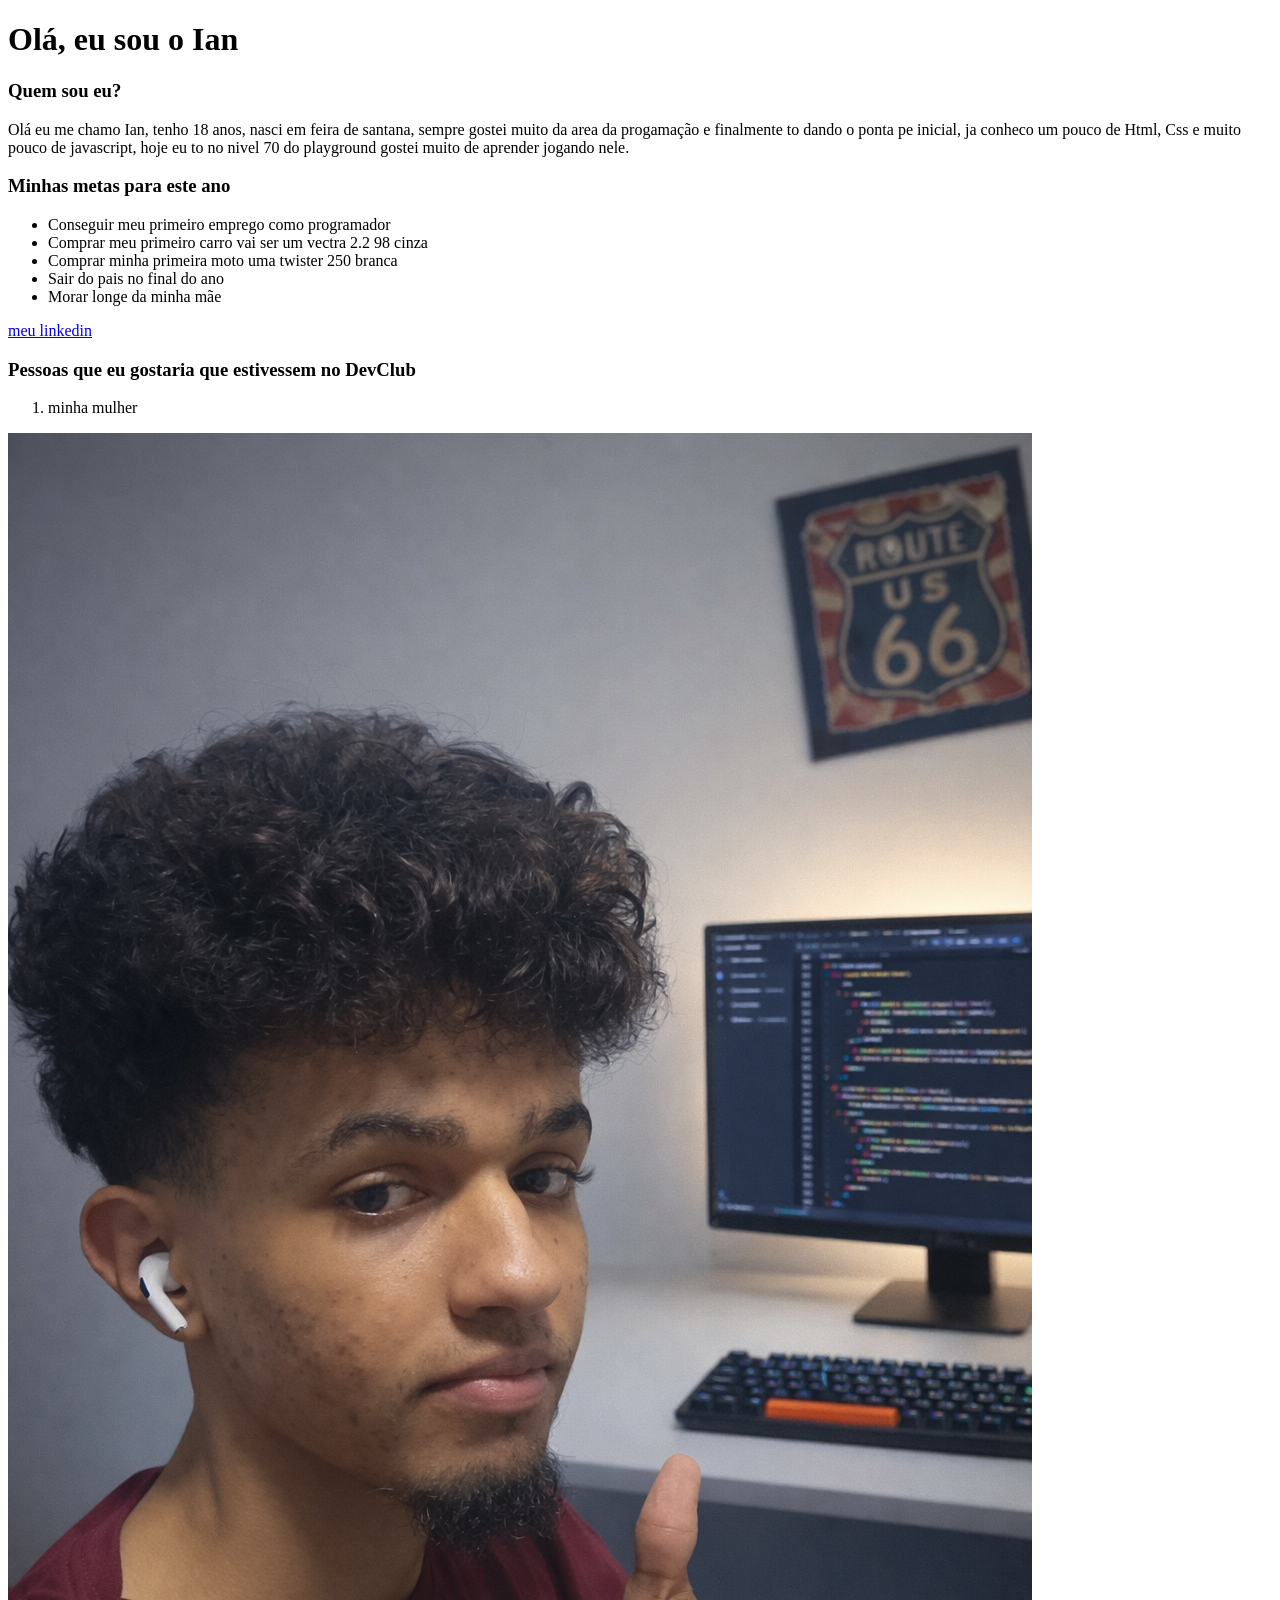
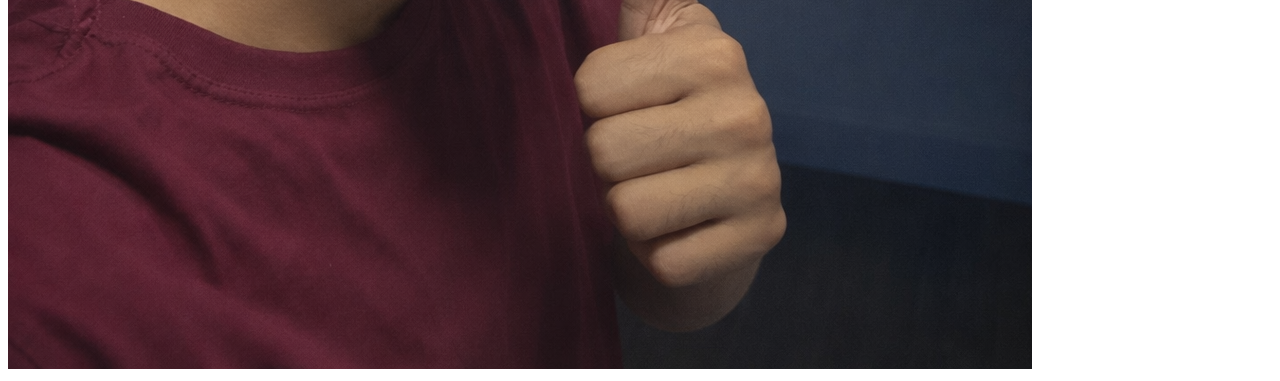
<file: Projetos de Aula/Desafio Html/index.html>
<!DOCTYPE html>
<html lang="pt-BR">
<head>
    <meta charset="UTF-8">
    <meta name="viewport" content="width=device-width, initial-scale=1.0">
    <title>Quem sou eu</title>
</head>
<body>
    <h1>Olá, eu sou o Ian</h1>
    <h3>Quem sou eu?</h3>
    <p>Olá eu me chamo Ian, tenho 18 anos, nasci em feira de santana, sempre gostei muito da area da progamação e finalmente to dando o ponta pe inicial, ja conheco um pouco de Html, Css e muito pouco de javascript, hoje eu to no nivel 70 do playground gostei muito de aprender jogando nele.</p>
    <h3>Minhas metas para este ano</h3>
    <ul>
        <li>Conseguir meu primeiro emprego como programador</li>
        <li>Comprar meu primeiro carro vai ser um vectra 2.2 98 cinza</li>
        <li>Comprar minha primeira moto uma twister 250 branca</li>
        <li>Sair do pais no final do ano</li>
        <li>Morar longe da minha mãe</li>
    </ul>
    <a href="https://www.linkedin.com/in/ian-oliveira-a64a043a6/" target="_blank"> meu linkedin</a>
    <h3>Pessoas que eu gostaria que estivessem no DevClub</h3>
    <ol>
        <li>minha mulher</li>
    </ol>
    <img src="./Ian.png" alt="Foto Ian Gabriel Oliveira Lima Santos">
</body>
</html>
</file>
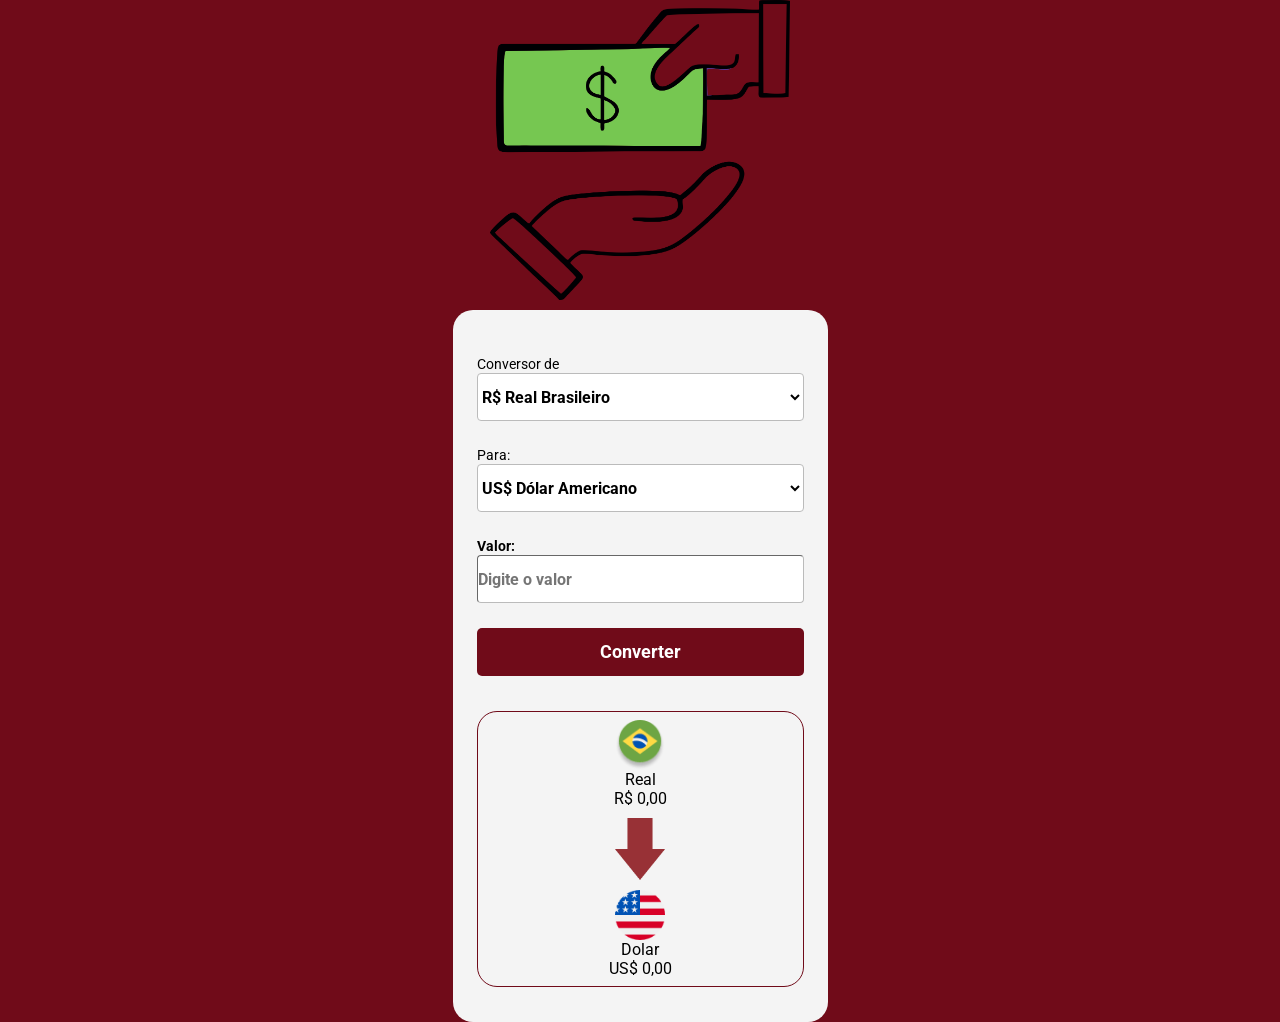
<file: Projetos de Aula/Desafio Java Dom/index.html>
<!DOCTYPE html>
<html lang="pt-br">

<head>
    <meta charset="UTF-8">
    <meta name="viewport" content="width=device-width, initial-scale=1.0">
    <link rel="stylesheet" href="style.css">
    <title>Conversor de Moedas</title>
</head>

<body>
    <nav>
        <img id="logo" src="./Assets/Logo.png" alt="Logo">
    </nav>
    <div class="container">
        <main>
            <div class="display up">
                <h2 class="text">Conversor de </h1>
                    <select class="backgroundSelectInput " id="fromCurrency">
                        <option value="BRL">R$ Real Brasileiro</option>
                        <option value="USD">US$ Dólar Americano</option>
                        <option value="EUR">€ Euro</option>
                        <option value="THB">฿ Bahts Tailandeses</option>
                    </select>
            </div>
            <div class="display">
                <h2 class="text" for="toCurrency">Para:</h2>
                <select class="backgroundSelectInput" id="toCurrency">
                    <option value="USD">US$ Dólar Americano</option>
                    <option value="EUR">€ Euro</option>
                    <option value="BRL">R$ Real Brasileiro</option>
                    <option value="THB">฿ Bahts Tailandeses</option>
                </select>
            </div>
            <div class="display">
                <h2 class="text amount" for="amount">Valor:</h2>
                <input class="backgroundSelectInput " type="number" id="amount" placeholder="Digite o valor">
            </div>
            <button onclick="Converter()">Converter</button>
            <div class="moedasValores">
                <img id="image-moeda-coverter" src="./Assets/BRL.png" alt="Moeda Converter">
                <p id="Moeda-Converter">Real</p>
                <p id="Valor-converter">R$ 0,00</p>
                <img id="Arrow" src="./Assets/Vector.png" alt="seta">
                <img id="imagem-moeda-convertida" src="./Assets/USD.png" alt="Moeda Convertida">
                <p id="Moeda-convertida">Dolar</p>
                <p id="valor-convertido">US$ 0,00</p>

            </div>
        </main>
    </div>
</body>
<script src="scripts.js"></script>

</html>
</file>
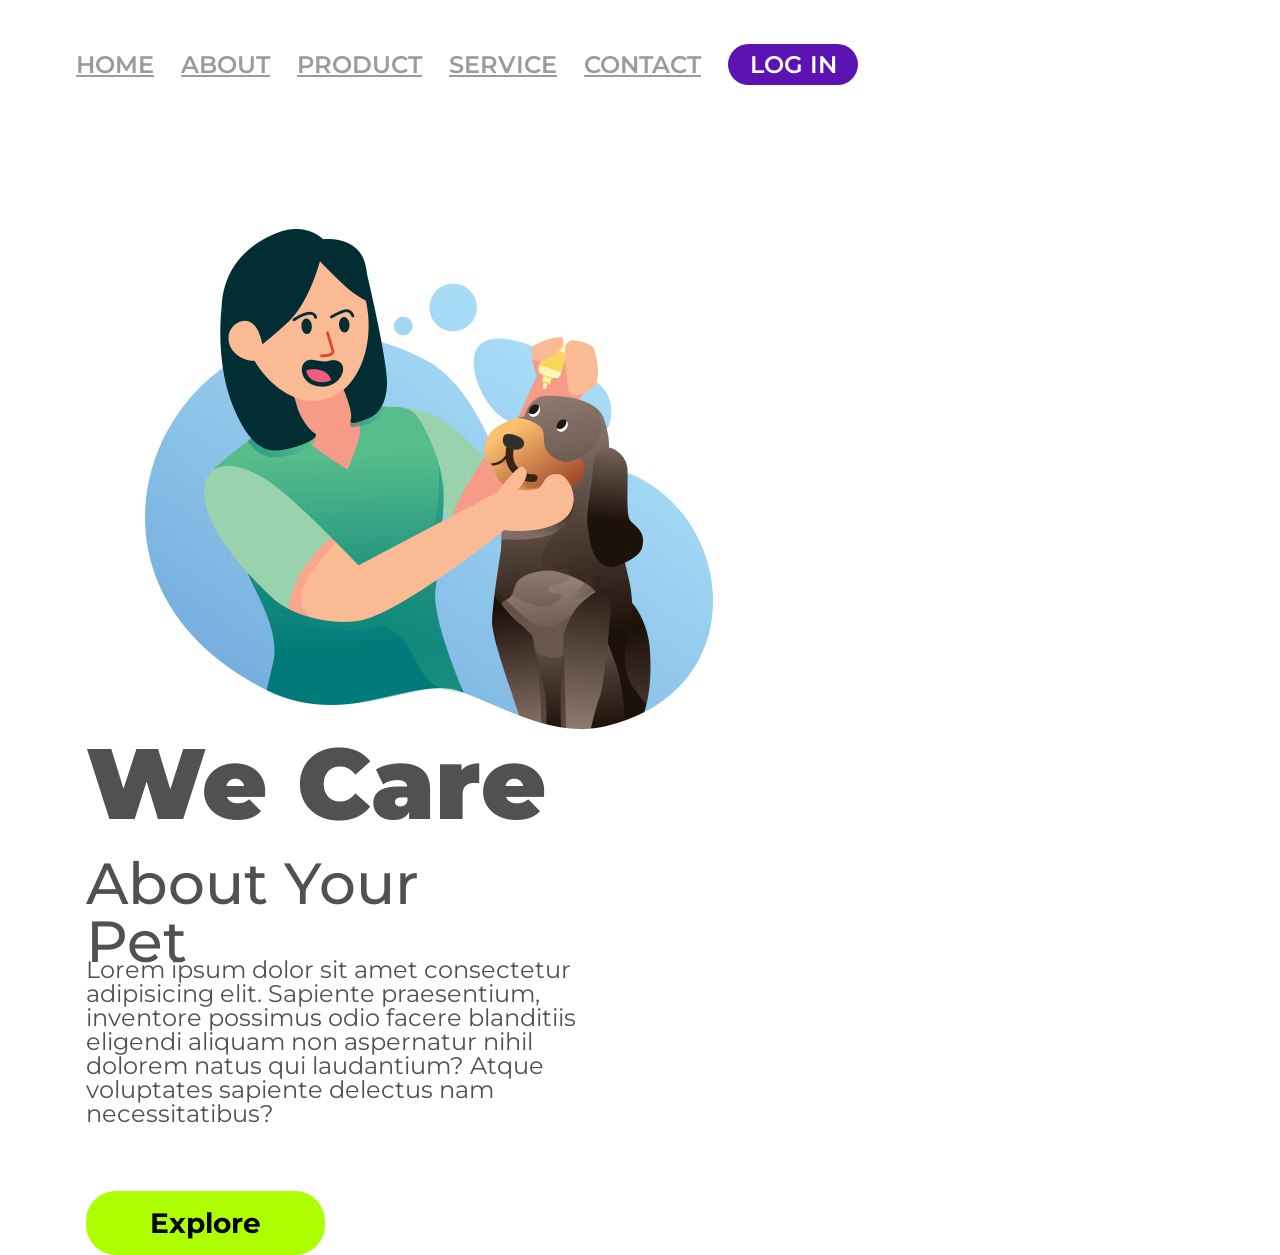
<file: Projetos de Aula/Projeto CSS/index.html>
<!DOCTYPE html>
<html lang="pt-BR">

<head>
    <meta charset="UTF-8">
    <meta name="viewport" content="width=device-width, initial-scale=1.0">
    <link href="https://fonts.googleapis.com/css2?family=Montserrat:wght@400;500;600;700;900&display=swap" rel="stylesheet" />
    <link rel="stylesheet" href="./style.css">
    <title>We Care</title>
  </head>

<body>
    <header>
        <a class="link-header" href="">HOME</a>
        <a class="link-header" href="">ABOUT</a>
        <a class="link-header" href="">PRODUCT</a>
        <a class="link-header" href="">SERVICE</a>
        <a class="link-header" href="">CONTACT</a>
        <button class="button-header">LOG IN</button>
    </header>
    <main>
        <img src="./Img/Illustration 2.png" alt="We-care-Logo" class="logo-image">

        <section>
        <h1>We Care</h1>
        <h2>About Your Pet</h2>
        <p>Lorem ipsum dolor sit amet consectetur adipisicing elit. Sapiente praesentium, inventore possimus odio facere blanditiis eligendi aliquam non aspernatur nihil dolorem natus qui laudantium? Atque voluptates sapiente delectus nam necessitatibus?</p>
        <button class="button-section">Explore</button>
        </section>
    </main>
</body>

</html>
</file>
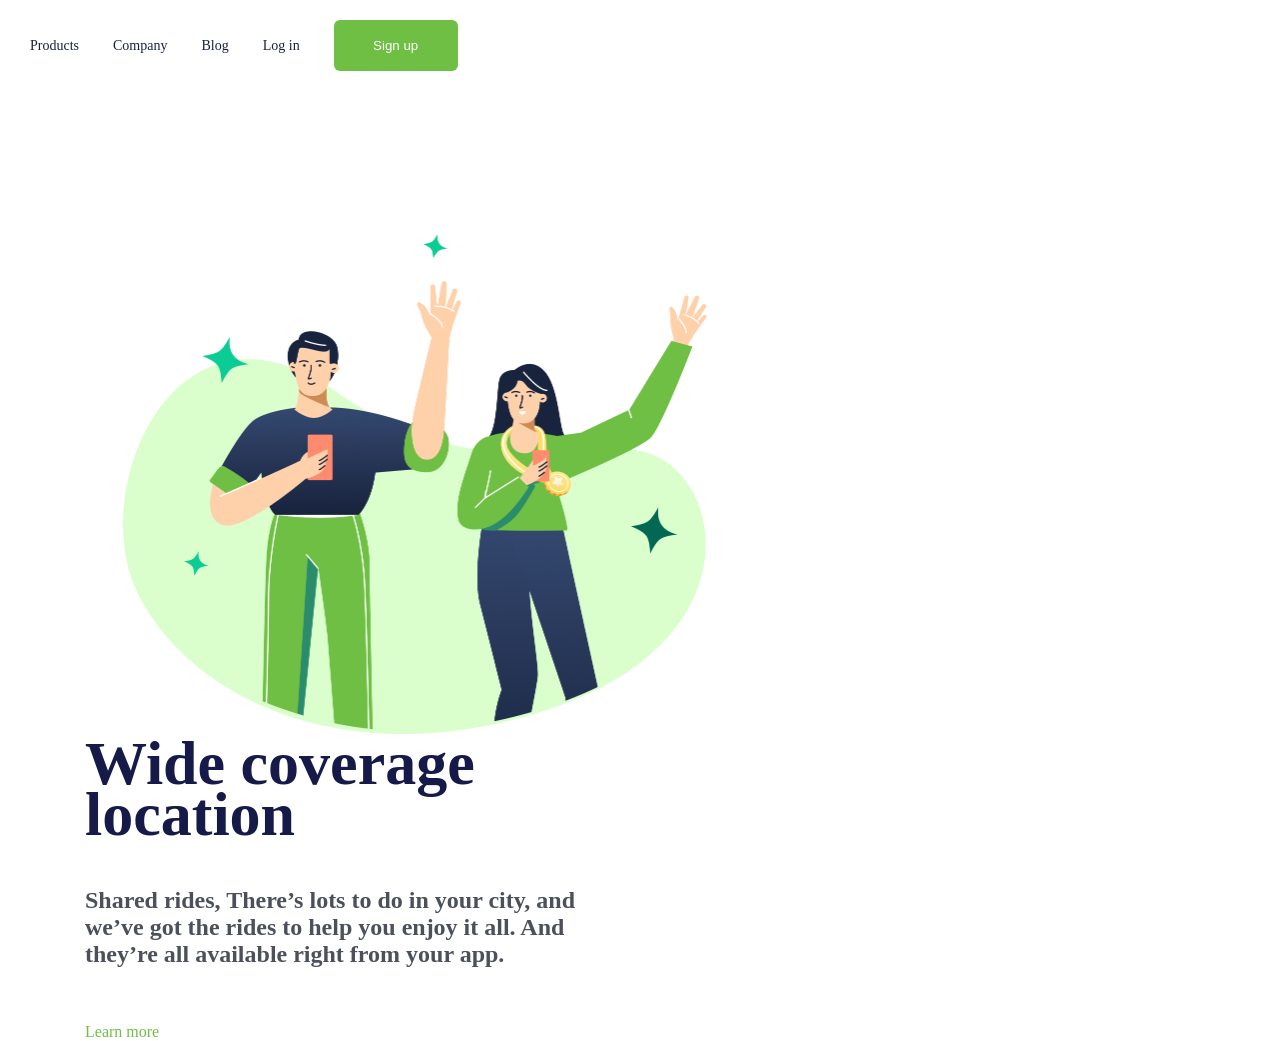
<file: Projetos de Aula/Projeto figma/index.html>
<!DOCTYPE html>
<html lang="pt-BR">
<head>
    <meta charset="UTF-8">
    <meta name="viewport" content="width=device-width, initial-scale=1.0">
    <link rel="stylesheet" href="./styles.css">
    <title>Wide coverage location</title>
</head>
<body>
    <header>
        <a class="link">Products</a>
        <a class="link">Company</a>
        <a class="link">Blog</a>
        <a class="link">Log in</a>
        <button >Sign up</button>
    </header>
    <section>
        <img class="photo" src="./Img/Foto.png" alt="Rapazes acenando">
        <div class="secao">
        <h1>Wide coverage location</h1>
        <h2>Shared rides, There’s lots to do in your city, and we’ve got the rides to help you enjoy it all. And they’re all available right from your app.</h2>
        <a>Learn more</a>
        </div>
    </section>
</body>
</html>
</file>
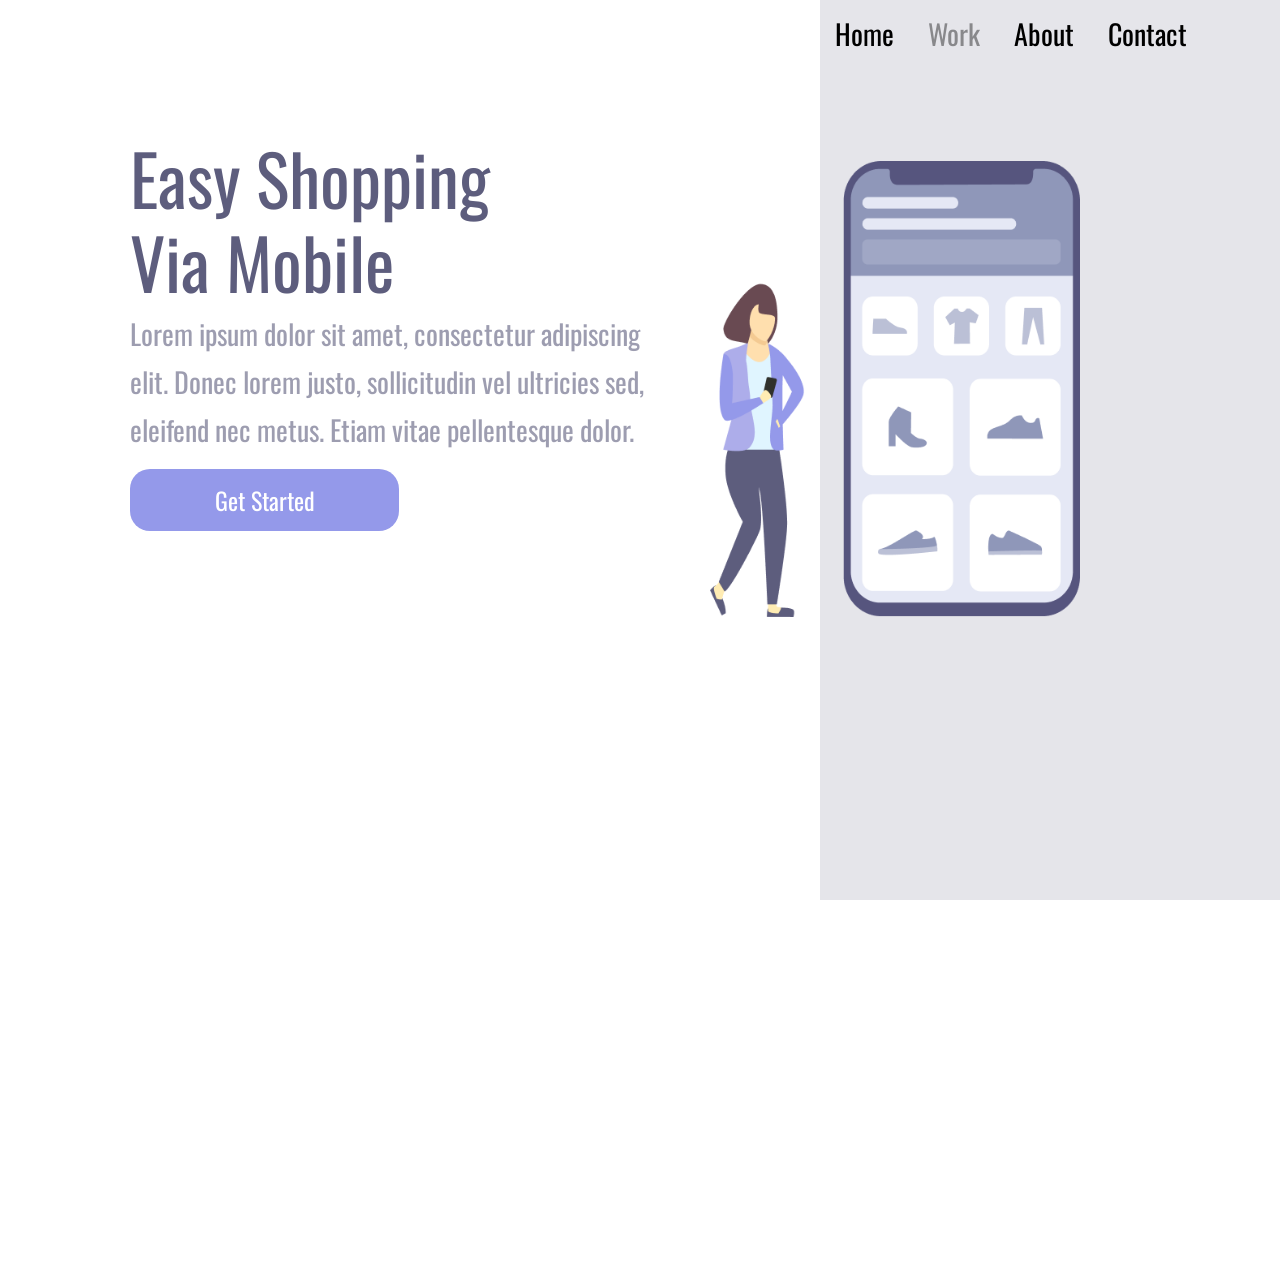
<file: Projetos de Aula/Projeto Resposividade/index.html>
<!DOCTYPE html>
<html lang="en">

<head>
    <meta charset="UTF-8">
    <meta name="viewport" content="width=device-width, initial-scale=1.0">
    <link rel="stylesheet" href="./styles.Css">
    <title>Easy Shopping
        Via Mobile</title>
</head>

<body>

    <main>
        <section class="sai-fora display">
            <h1>Easy Shopping Via Mobile</h1>
            <p>Lorem ipsum dolor sit amet, consectetur adipiscing
                elit. Donec lorem justo, sollicitudin vel ultricies sed,
                eleifend nec metus. Etiam vitae pellentesque dolor. </p>
            <button>Get Started</button>
        </section>

        <section class=" box-2 display">
            <header>
                <a>Home</a>
                <a>Work</a>
                <a>About</a>
                <a>Contact</a>
            </header>
            <img src="./img/Illustration-3-3.png" alt="girl-cellphone">
            </div>
        </section>
    </main>
</body>

</html>
</file>
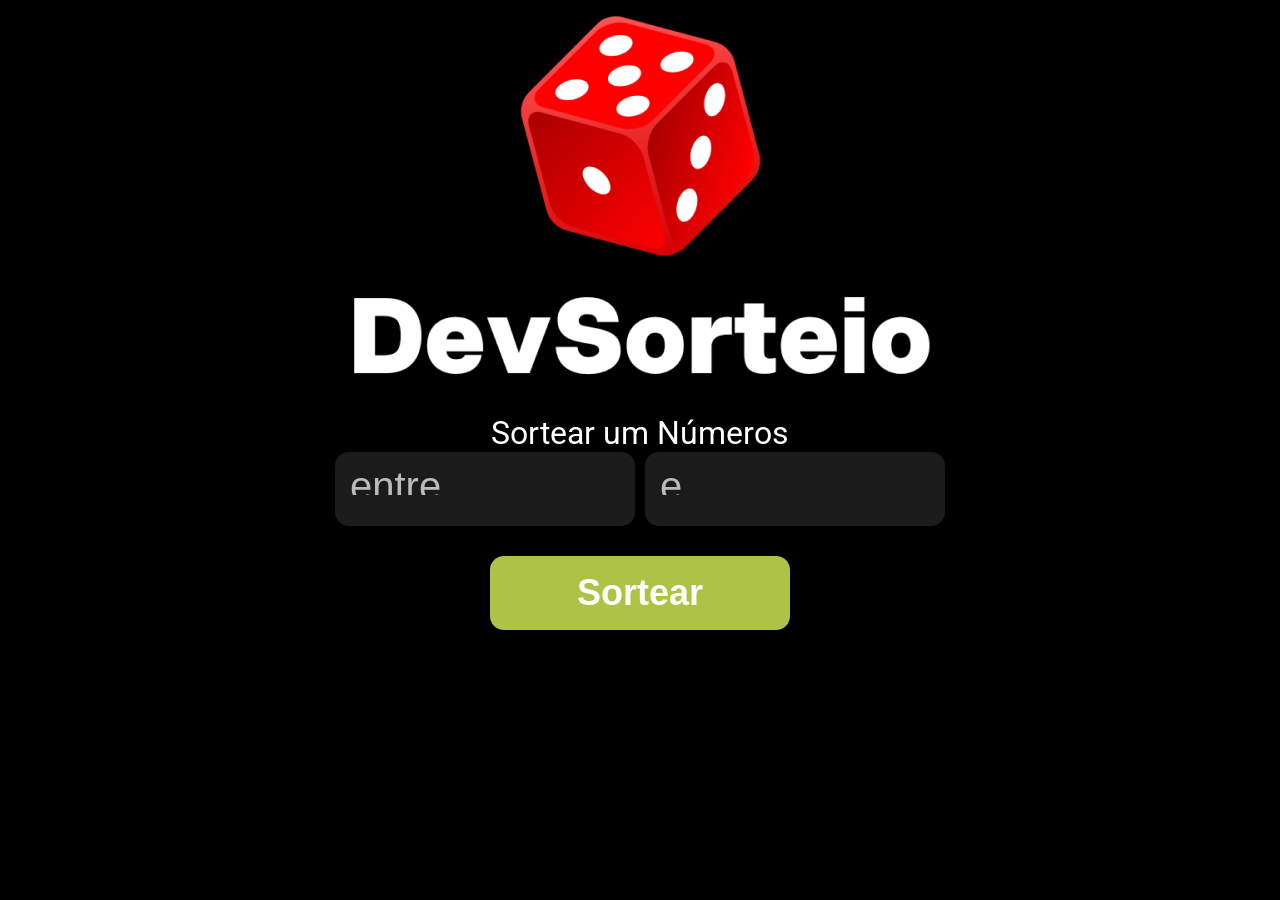
<file: Projetos de Aula/Sorteador de numeros/index.html>
<!DOCTYPE html>
<html lang="pt-br">

<head>
    <meta charset="UTF-8">
    <meta name="viewport" content="width=device-width, initial-scale=1.0">
    <link rel="stylesheet" href="./style.css">
    <title>Sorteador de Números</title>
</head>

<body>
    <div id="header">
        <img src="./img/sort 1.png" alt="Sorteador de Números">
    </div>
    <section>
        <div class="Center">
            <h1>Sortear um Números</h1>
        </div>
        <div id="inputs" >
            <input id="input1" color="white" type="number" placeholder="entre">
            <input id="input2" color="white" type="number" placeholder="e">
        </div>
        <div class="Center">
            <button onclick="handleSortear()" id="SortearBtn">Sortear</button>
        </div>
    </section>
</body>
<script src="./scripts.js"></script>
</html>
</file>
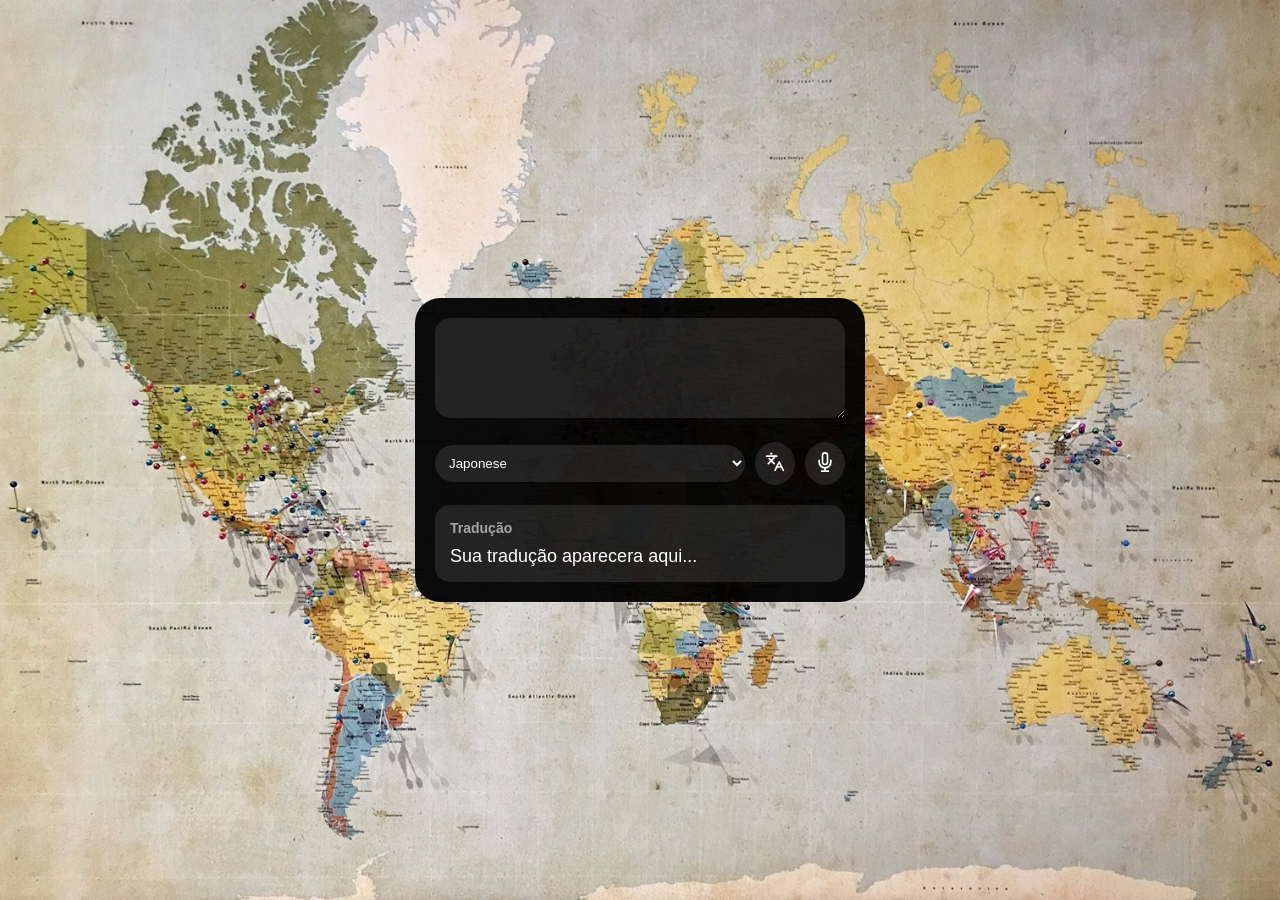
<file: Projetos de Aula/Tradutor Com IA/index.html>
<!DOCTYPE html>
<html lang="pt-BR">

<head>
    <meta charset="UTF-8">
    <meta name="viewport" content="width=device-width, initial-scale=1.0">
    <link rel="stylesheet" href="styles.css">
    <title>Tradutor Com IA </title>
</head>

<body>

    <div class="caixa-maior">
        <textarea class="input-texto"></textarea>


        <div class="controle">

            <select class="idioma">
                <option value="ja">Japonese</option>
                <option value="pt-BR">Brazilian</option>
                <option value="en">United States</option>
                <option value="it">Italian</option>
            </select>



            <button onclick="Traduzir()">
                <img src="img/traduzir.svg">
            </button>
            <Button onclick="ouvirVoz()">
                <img src="img/microfone.svg">
            </Button>
        </div>

        <div class="resultado">
            <h3 class="titulo-traducao">Tradução</h3>
            <p class="traducao">Sua tradução aparecera aqui...</p>
        </div>
    </div>
</body>

<script  src="scripts.js"></script>

</html>
</file>
<file: Projetos de Aula/Desafio Java Dom/style.css>
@import url("https://fonts.googleapis.com/css2?family=Roboto:ital,wght@0,100..900;1,100..900&display=swap");

* {
  margin: 0;
  padding: 0;
  box-sizing: border-box;
  font-family: roboto, sans-serif;
  outline: none;
}
nav {
  display: flex;
  width: 100%;
  margin-bottom: 10px;
}
body {
  align-items: center;
  justify-content: center;
  height: 100vh;
  background-color: #700b19;
}
main {
  display: flex;
  width: 375px;
  height: 712px;
  flex-direction: column;
  align-items: center;
  justify-content: center;
}
button {
  width: 327px;
  height: 48px;
  border-radius: 5px;
  background: #700b19;
  border-width: 0px;
  border: none;
  color: #fff;
  font-weight: 700;
  font-size: 18px;
  line-height: 18px;
  letter-spacing: 0%;
  vertical-align: middle;
  cursor: pointer;
}
button:hover {
 opacity: 0.8;
}
button:active {
  opacity: 0.6;
}
.backgroundSelectInput {
  background-color: #fff;
  font-family: Roboto;
  font-weight: 700;
  font-size: 16px;
  line-height: 18px;
}
.moedasValores {
  width: 327px;
  height: 276px;
  border-radius: 20px;
  border-width: 1px;
  border-color: #700b19;
  border-style: solid;
  display: flex;
  flex-direction: column;
  align-items: center;
  justify-content: center;
  margin: auto;
}
.up {
  margin-top: 45px;
}
.display {
  margin-bottom: 25px;
}
.container {
  display: flex;
  margin: 0 auto;
  width: 375px;
  height: 712px;
  border-radius: 20px;
  background-color: #f4f4f4;
  align-items: center;
  justify-content: center;
}
.text {
  font-weight: 400;
  font-size: 14px;
  line-height: 18px;
  letter-spacing: 0%;
  vertical-align: middle;
}
.amount {
  font-weight: 700;
}
#fromCurrency {
  width: 327px;
  height: 48px;
  border-radius: 4px;
  border-width: 1px;
  border-color: #bbbbbb;
  cursor: pointer;
}
#toCurrency {
  width: 327px;
  height: 48px;
  border-radius: 4px;
  border-width: 1px;
  border-color: #bbbbbb;
  cursor: pointer;
}
#amount {
  width: 327px;
  height: 48px;
  border-radius: 4px;
  border-width: 1px;
  border-color: #bbbbbb;
}
#logo {
  width: 300px;
  height: 300px;
  margin: 0 auto;
}
#imagem-moeda-convertida{
  width: 50px;
  height: 50px;
}
#image-moeda-coverter{
  width: 50px;
  height: 50px;
}
#Arrow{
  width: 50px;
  margin: 10px 0;
}
</file>
<file: Projetos de Aula/Projeto CSS/style.css>
@import url("https://fonts.googleapis.com/css2?family=Montserrat&display=swap");

* {
  font-family: "Montserrat", sans-serif;
  margin: 0;
  padding: 0;
  box-sizing: border-box;
}
header {
  margin: 44px 0 144px 76px;
}
.link-header {
  font-weight: 600;
  font-size: 24px;
  line-height: 100%;
  color: #989d9c;
  cursor: pointer;

  margin-right: 23px;
}
.button-header {
  background: #5b13b2;
  border-radius: 20.5px;
  border: none;
  width: 130px;
  height: 41px;
  font-size: 24px;
  font-weight: 600;
  cursor: pointer;
  line-height: 100%;
  color: #ffffff;
}
.logo-image {
  width: 568px;
  margin-left: 145px;
  display: inline-block;
}
section {
  display: inline-block;
  margin-left: 86px;
}
h1 {
  width: 513px;
  height: 122px;
  font-weight: 900;
  font-size: 100px;
  line-height: 100%;
  color: #515151;
}
h2 {
  width: 448px;
  height: 71px;
  font-weight: 500;
  font-size: 58px;
  line-height: 100%;
  color: #515151;
}

p {
  width: 515px;
  font-weight: 400;
  font-size: 24px;
  line-height: 100%;
  color: #515151;
  margin-top: 32px;
  margin-bottom: 65px;
}
.button-section {
  width: 239px;
  height: 64px;
  background-color: #adff00;
  border-radius: 30px;
  border: none;
  font-size: 28px;
  font-weight: 700;
  color: #000000;
  cursor: pointer;
  filter: drop-shadow(0px 4px 4px #0000);
}
@media screen and (max-width: 900px) {
  header {
    display: none;
  }
  p {
    display: none;
  }
  .logo-image {
    max-width: 354px;
    margin-left: 0;
    margin: 20% 5%;
    align-items: center;
  }
  h1 {
    font-size: 50px;
    line-height: 100%;
    width: 263px;
    height: 52px;
    padding: 10px 0 0;
  }
  h2 {
    font-size: 30px;
    width: 232px;
    height: 37px;
    padding: 10px 0 0;
  }
    section {
    margin: 0;
    margin: 10px 20% 0;
  }
  button{
    margin-top: 10px;
  }
}
</file>
<file: Projetos de Aula/Projeto figma/styles.css>
* {
  margin: 0;
  padding: 0;
}
.link {
  font-weight: 400;
  font-size: 14px;
  line-height: 100%;
  color: #17233d;
  margin: 0 0 0 30px;
  cursor: pointer;
}
header {
  margin-top: 20px;
}
button {
  margin: 0 0 0 30px;
  height: 51px;
  width: 124px;
  border-radius: 6px;
  background-color: #6fbf44;
  border-color: #4cb538;
  border: 1px;
  color: #ffffff;
  cursor: pointer;
}
h1 {
  font-size: 62px;
  line-height: 82%;
  color: #161a49;
  font-weight: 700;
  margin-bottom: 30px;
}
h2 {
  margin-top: 47px;
  color: #4b505a;
  margin-bottom: 55px;
}
a {
  color: #6fbf44;
  font-size: 16px;
  width: 112px;
  font-weight: 500;
  letter-spacing: 0.5;
}
.secao {
  display: inline-block;
  margin-left: 85px;
  width: 493px;
}
.photo {
  width: 595.17822265625px;
  height: 500px;
  display: inline-block;
  margin: 163px 0 0 123px;
}
@media screen and (max-width: 900px) {
  a {
    display: none;
  }
  button {
    position: relative;
    left: 60vw;
  }
  .photo {
    width: 312px;
    height: 288px;
  }
  h1 {
    font-size: 30px;
    line-height: 30px;
    letter-spacing: 0.6px;
    text-align: center;
  }
}
</file>
<file: Projetos de Aula/Projeto Resposividade/styles.Css>
@import url("https://fonts.googleapis.com/css2?family=Oswald:wght@200..700&display=swap");

* {
  margin: 0;
  padding: 0;
  font-family: "Oswald", sans-serif;
  font-style: normal;
  font-weight: 400;
}
main {
  height: 100vw;
  width: 100vw;
  box-sizing: border-box;
}
.box-2 {
  position: absolute;
  width: 100%;
  height: 100%;
  background-color: rgba(93, 93, 125, 0.16);
}
header {
  right: 30px;
  padding-top: 20px;
  opacity: 1;
}
a {
  font-size: 28px;
  line-height: 100%;
  letter-spacing: 0px;
  margin: 20px 15px;
  cursor: pointer;
}
a:nth-child(2) {
  opacity: 0.4;
}
img {
  position: relative;
  top: 110px;
  right: 110px;
  width: 370px;
}
.sai-fora {
  padding: 0 150px 0 130px;
}
.display {
  display: inline-block;
}
h1 {
  width: 368px;
  height: 160px;
  font-size: 70px;
  line-height: 120%;
  color: #5d5d7d;
  padding-bottom: 15px;
  padding-top: 25%;
}
p {
  width: 540px;
  max-height: 144px;
  padding-bottom: 15px;
  font-size: 28px;
  line-height: 48px;
  letter-spacing: 0px;
  color: #5d5d7d;
  opacity: 60%;
}
button {
  width: 269px;
  height: 62px;
  background-color: #9499ea;
  font-size: 24px;
  line-height: 100%;
  color: #ffffff;
  border-radius: 20px;
  border: none;
  cursor: pointer;
}
button:hover {
  opacity: 0.8;
}
button:active {
  opacity: 0.5;
}
@media screen and (max-width: 900px) {

  .sai-fora {
    position: static;
    width: 100%;
    height: auto;
    padding: 0;
    margin: 0;
  }
  .box-2 {
    position: static;
    padding: 40px;
    margin: 10px 0 0;
    width: 100%;
    height: 100%;
  }
  .display {
    display: block;
  }
  img {
    position: static;
    width: 300px;
    max-width: 80%;
    }
  header {
    display: none;
  }
  h1 {
    font-size: 36px;
    line-height: 52px;
    width: auto;
    height: auto;
    margin: 58px 50px 0 50px;
    text-align: center;
    padding: 0;
  }
  p {
    margin: 15px 40px;
    text-align: center;
    width: auto;
    font-size: 14px;
    line-height: 24px;
    padding: 0;
  }
  button {
    display: block;
    margin: 0 auto;
  }
}
</file>
<file: Projetos de Aula/Sorteador de numeros/style.css>
@import url("https://fonts.googleapis.com/css2?family=Roboto:ital,wght@0,100..900;1,100..900&display=swap");

* {
  margin: 0;
  padding: 0;
  box-sizing: border-box;
}
body {
  height: 100vh;
  background-color: black;
  font-family: "Roboto";
  font-style: Medium;
  color: white;
}
img {
  width: 583px;
  height: 374px;
  margin: 10px auto 30px auto;
}
.Center {
  display: flex;
  justify-content: center;
  align-items: center;
}
#inputs {
  display: flex;
  margin: 0 auto 30px auto;
  justify-content: center;
  align-items: center;
  border-radius: 14px;
  color: white;
}
input {
  background-color: #1c1c1c;
  border: none;
  width: 300px;
  height: 74px;
  margin: 0 5px;
  border-radius: 14px;
  padding: 0 15px;
  color: white;
  font-size: large;
}
#inputs ::placeholder {
  font-weight: 500;
  font-size: 40px;
  width: 93px;
  height: 31px;
  opacity: 0.7;
  color: white;
}
#header {
  display: flex;
  justify-content: center;
  align-items: center;
}
h1 {
  font-weight: 400;
  font-style: Regular;
  font-size: 32px;
  letter-spacing: 0px;
}
button {
  background: #aec346;
  border: none;
  width: 300px;
  height: 74px;
  margin: 0 5px;
  border-radius: 14px;
  padding: 0 15px;
  font-weight: 700;
  font-size: 36px;
  line-height: 2.5px;
  letter-spacing: 0px;
  text-align: center;
  vertical-align: middle;
  color: white;
  cursor: pointer;
}
button:hover {
  opacity: 0.8;
}
button:active {
  opacity: 0.6;
}
</file>
<file: Projetos de Aula/Tradutor Com IA/styles.css>
* {
    margin: 0;
    padding: 0;
    box-sizing: border-box;
    font-family: 'Franklin Gothic Medium', 'Arial Narrow', Arial, sans-serif;
}
select:active{
    color: black;
}

body {
    background-image: url(img/mapa.jpg);
    background-size: cover;
    background-position: center;
    height: 100vh;
    display: flex;
    align-items: center;
    justify-content: center;
}

.caixa-maior {
    background-color: #000000f2;
    width: 450px;
    border-radius: 25px;
    padding: 20px;
}

.input-texto {
    width: 100%;
    height: 100px;
    border: none;
    outline: none;
    background-color: #ffffff1a;
    border-radius: 15px;
    color: #fff;
    font-size: 16px;
    padding: 15px;
}

.controle {
    display: flex;
    align-items: center;
    gap: 10px;
    margin-top: 20px;
    margin-bottom: 20px;
}

.idioma {
    width: 100%;
    border: none;
    border-radius: 20px;
    outline: none;
    padding: 10px;
    background-color: #ffffff1a;
    color: #fff;
}

button {
    border: none;
    padding: 10px;
    background-color: #ffffff1a;
    border-radius: 50%;
    cursor: pointer;
}

.resultado {
    background-color: #ffffff1a;
    padding: 15px;
    border-radius: 15px;
}

.titulo-traducao {
    color: #ffffff99;
    font-size: 14px;
    margin-bottom: 10px;
}

.traducao {
    color: #fff;
    font-size: 18px;
}
</file>
